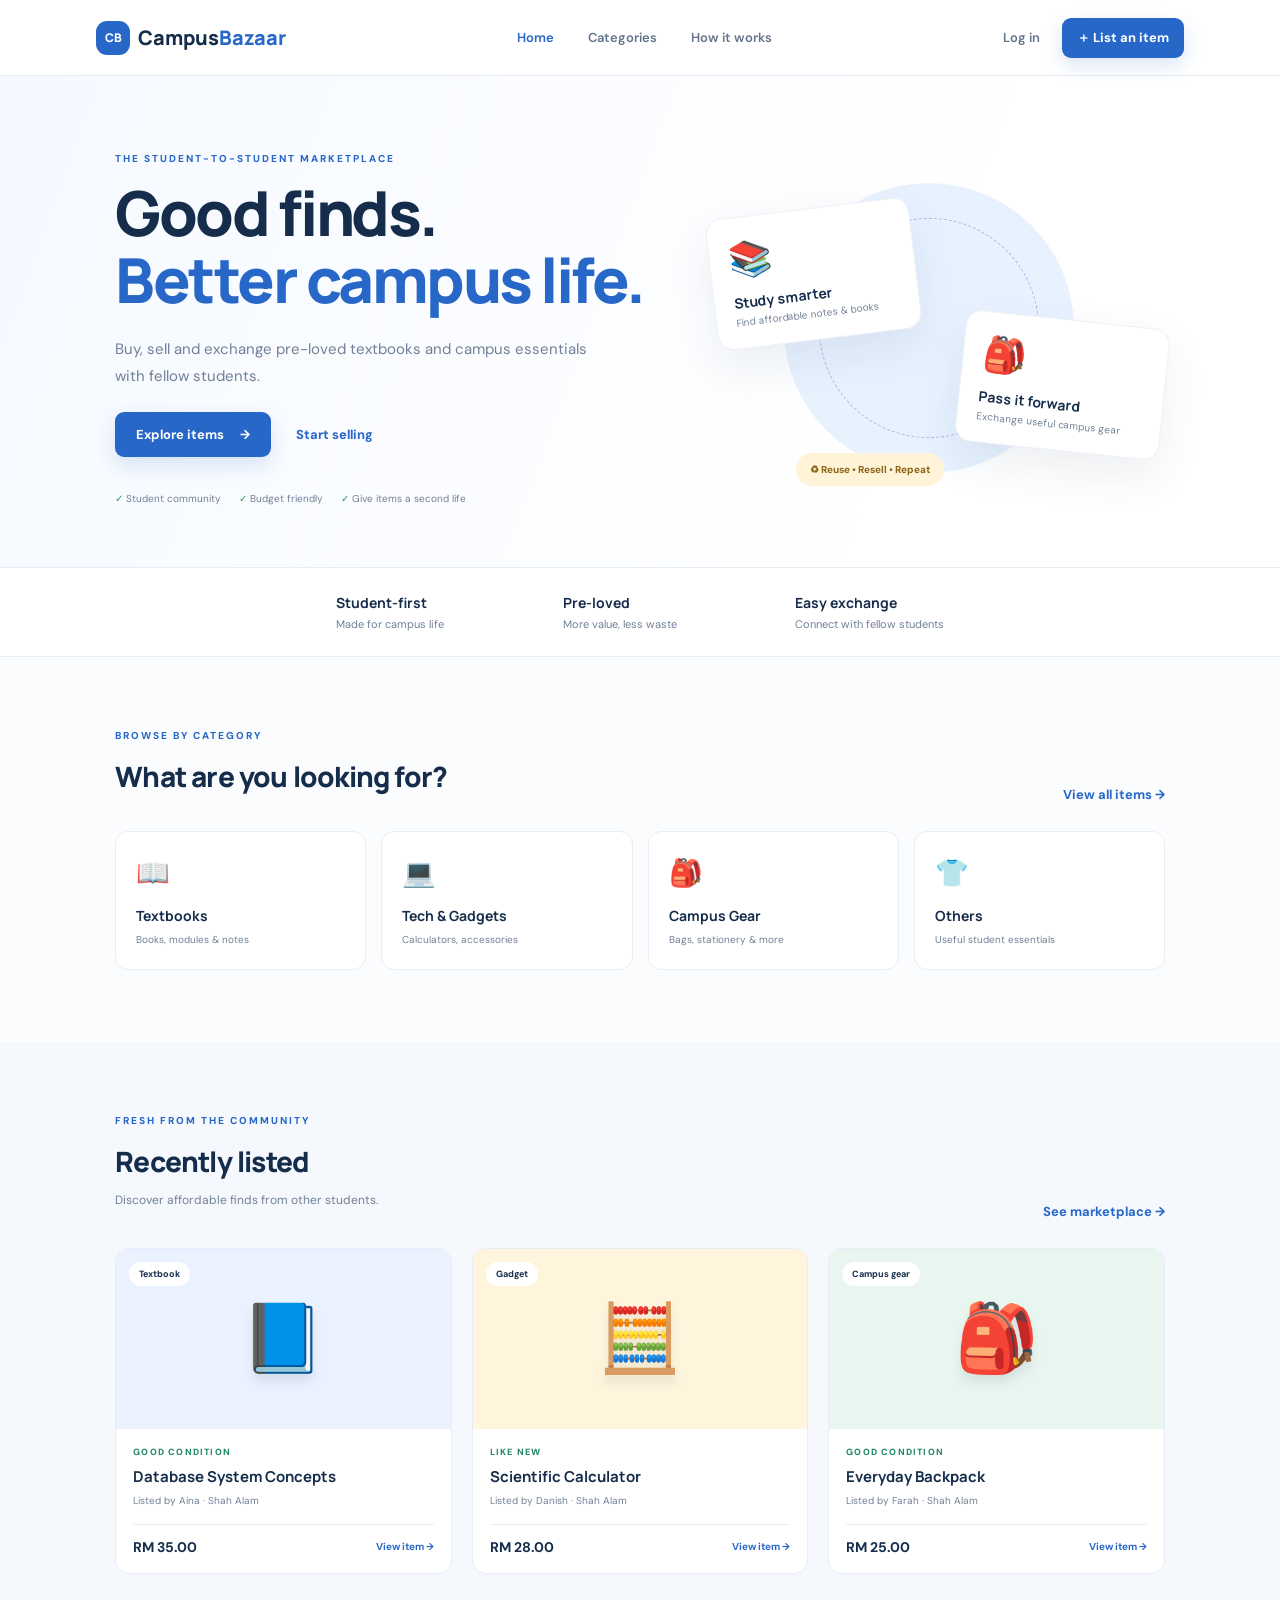
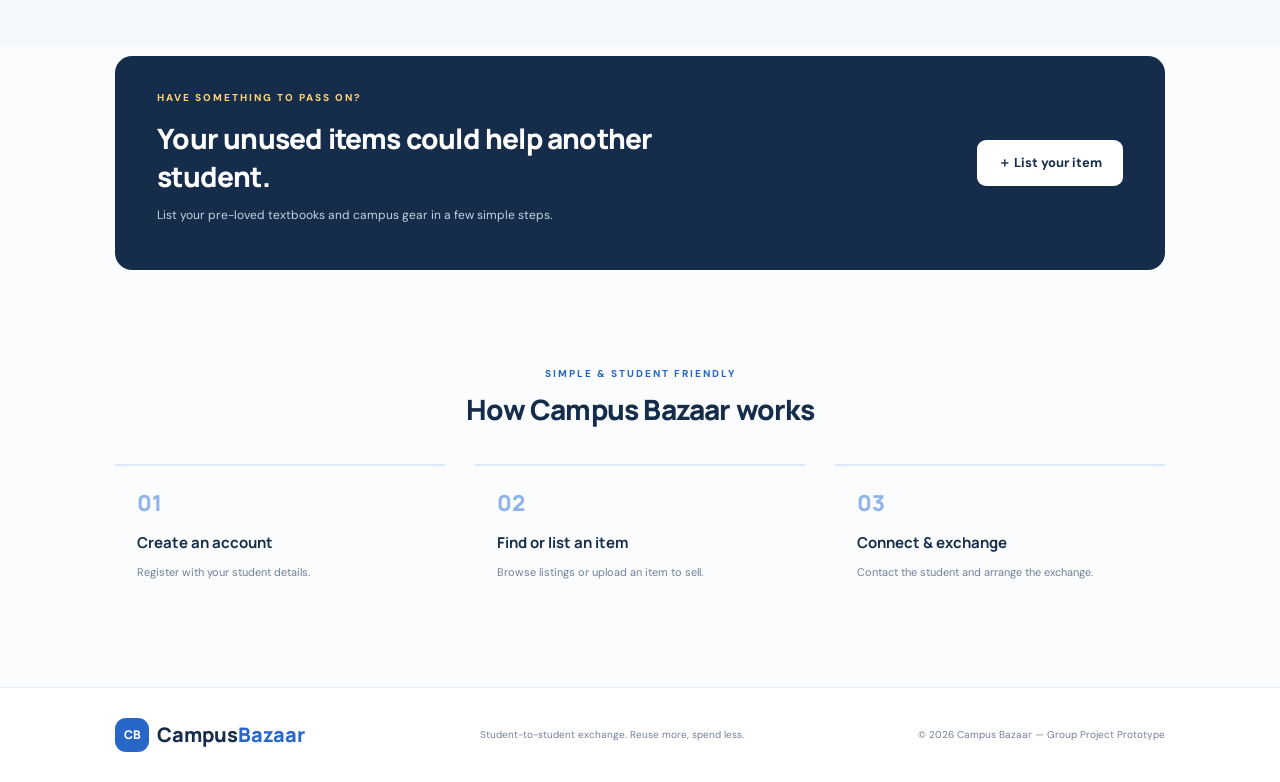
<file: index.html>
<!DOCTYPE html>
<html lang="en">
<head>
  <meta charset="UTF-8">
  <meta name="viewport" content="width=device-width, initial-scale=1.0">
  <title>Campus Bazaar | Pre-Loved Textbook & Gear Exchange</title>
  <link rel="stylesheet" href="css/style.css">
</head>
<body>
  <header class="topbar">
    <a class="brand" href="#"><span class="brand-mark">CB</span> Campus<span>Bazaar</span></a>
    <nav>
      <a class="active" href="#home">Home</a>
      <a href="#categories">Categories</a>
      <a href="#how">How it works</a>
    </nav>
    <div class="nav-actions">
      <a class="login" href="login.html">Log in</a>
      <a class="btn btn-small" href="sell.html">＋ List an item</a>
    </div>
  </header>

  <main>
    <section class="hero" id="home">
      <div class="hero-copy">
        <p class="eyebrow">THE STUDENT-TO-STUDENT MARKETPLACE</p>
        <h1>Good finds.<br><span>Better campus life.</span></h1>
        <p class="hero-text">Buy, sell and exchange pre-loved textbooks and campus essentials with fellow students.</p>
        <div class="hero-actions">
          <a class="btn" href="marketplace.html">Explore items <span>→</span></a>
          <a class="text-link" href="sell.html">Start selling</a>
        </div>
        <div class="trust-row"><span>✓ Student community</span><span>✓ Budget friendly</span><span>✓ Give items a second life</span></div>
      </div>
      <div class="hero-art">
        <div class="circle circle-one"></div><div class="circle circle-two"></div>
        <div class="hero-card card-book"><div class="book-icon">📚</div><b>Study smarter</b><small>Find affordable notes & books</small></div>
        <div class="hero-card card-bag"><div class="bag-icon">🎒</div><b>Pass it forward</b><small>Exchange useful campus gear</small></div>
        <div class="floating-tag">♻ Reuse • Resell • Repeat</div>
      </div>
    </section>

    <section class="stats">
      <div><strong>Student-first</strong><span>Made for campus life</span></div>
      <div><strong>Pre-loved</strong><span>More value, less waste</span></div>
      <div><strong>Easy exchange</strong><span>Connect with fellow students</span></div>
    </section>

    <section class="section" id="categories">
      <div class="section-heading"><div><p class="eyebrow">BROWSE BY CATEGORY</p><h2>What are you looking for?</h2></div><a class="text-link" href="marketplace.html">View all items →</a></div>
      <div class="category-grid">
        <a class="category" href="marketplace.html"><span>📖</span><b>Textbooks</b><small>Books, modules & notes</small></a>
        <a class="category" href="marketplace.html"><span>💻</span><b>Tech & Gadgets</b><small>Calculators, accessories</small></a>
        <a class="category" href="marketplace.html"><span>🎒</span><b>Campus Gear</b><small>Bags, stationery & more</small></a>
        <a class="category" href="marketplace.html"><span>👕</span><b>Others</b><small>Useful student essentials</small></a>
      </div>
    </section>

    <section class="section marketplace" id="marketplace">
      <div class="section-heading"><div><p class="eyebrow">FRESH FROM THE COMMUNITY</p><h2>Recently listed</h2><p class="muted">Discover affordable finds from other students.</p></div><a class="text-link" href="marketplace.html">See marketplace →</a></div>
      <div class="product-grid">
        <article class="product"><div class="product-image book-bg"><span class="pill">Textbook</span><span class="product-emoji">📘</span></div><div class="product-info"><p class="condition">GOOD CONDITION</p><h3>Database System Concepts</h3><p class="seller">Listed by Aina · Shah Alam</p><div class="product-bottom"><strong>RM 35.00</strong><a href="item.html">View item →</a></div></div></article>
        <article class="product"><div class="product-image calc-bg"><span class="pill">Gadget</span><span class="product-emoji">🧮</span></div><div class="product-info"><p class="condition">LIKE NEW</p><h3>Scientific Calculator</h3><p class="seller">Listed by Danish · Shah Alam</p><div class="product-bottom"><strong>RM 28.00</strong><a href="item.html">View item →</a></div></div></article>
        <article class="product"><div class="product-image bag-bg"><span class="pill">Campus gear</span><span class="product-emoji">🎒</span></div><div class="product-info"><p class="condition">GOOD CONDITION</p><h3>Everyday Backpack</h3><p class="seller">Listed by Farah · Shah Alam</p><div class="product-bottom"><strong>RM 25.00</strong><a href="item.html">View item →</a></div></div></article>
      </div>
    </section>

    <section class="sell-banner" id="sell"><div><p class="eyebrow">HAVE SOMETHING TO PASS ON?</p><h2>Your unused items could help another student.</h2><p>List your pre-loved textbooks and campus gear in a few simple steps.</p></div><a class="btn btn-light" href="login.html">＋ List your item</a></section>

    <section class="section how" id="how"><p class="eyebrow">SIMPLE & STUDENT FRIENDLY</p><h2>How Campus Bazaar works</h2><div class="steps"><div><span>01</span><h3>Create an account</h3><p>Register with your student details.</p></div><div><span>02</span><h3>Find or list an item</h3><p>Browse listings or upload an item to sell.</p></div><div><span>03</span><h3>Connect & exchange</h3><p>Contact the student and arrange the exchange.</p></div></div></section>
  </main>
  <footer><a class="brand" href="#"><span class="brand-mark">CB</span> Campus<span>Bazaar</span></a><p>Student-to-student exchange. Reuse more, spend less.</p><small>© 2026 Campus Bazaar — Group Project Prototype</small></footer>
</body>
</html>
</file>
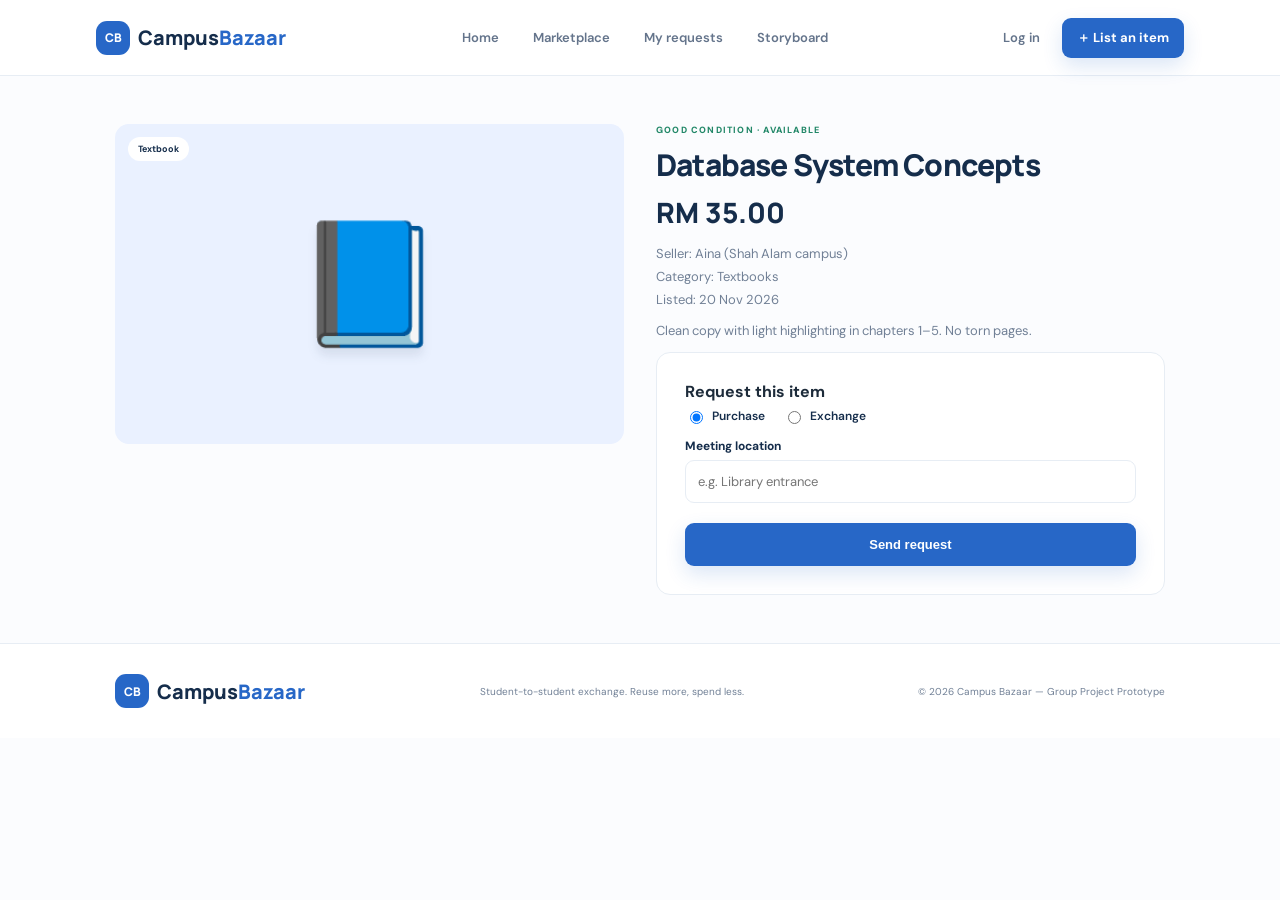
<file: item.html>
<!DOCTYPE html>
<html lang="en"><head><meta charset="UTF-8"><meta name="viewport" content="width=device-width, initial-scale=1.0"><title>Item details | Campus Bazaar</title><link rel="stylesheet" href="css/style.css"><link rel="stylesheet" href="css/pages.css"></head><body>
<header class="topbar"><a class="brand" href="index.html"><span class="brand-mark">CB</span> Campus<span>Bazaar</span></a>
<nav><a href="index.html">Home</a><a href="marketplace.html">Marketplace</a><a href="requests.html">My requests</a><a href="storyboard.html">Storyboard</a></nav>
<div class="nav-actions"><a class="login" href="login.html">Log in</a><a class="btn btn-small" href="sell.html">＋ List an item</a></div></header>
<main class="page">
<div class="detail">
<div class="product-image book-bg"><span class="pill">Textbook</span><span class="product-emoji" style="font-size:120px">📘</span></div>
<div><p class="condition">GOOD CONDITION · AVAILABLE</p><h1>Database System Concepts</h1>
<div class="price">RM 35.00</div>
<div class="facts"><span>Seller: Aina (Shah Alam campus)</span><span>Category: Textbooks</span><span>Listed: 20 Nov 2026</span></div>
<p class="muted">Clean copy with light highlighting in chapters 1–5. No torn pages.</p>
<form class="card" onsubmit="alert('Request sent. Status: PENDING');location='requests.html';return false">
<strong>Request this item</strong>
<div class="radio"><label><input type="radio" name="t" value="PURCHASE" checked> Purchase</label><label><input type="radio" name="t" value="EXCHANGE"> Exchange</label></div>
<div id="ex" hidden><label for="off">Item you offer</label><select id="off"><option>Scientific Calculator (my listing)</option><option>Desk Lamp (my listing)</option></select></div>
<label for="loc">Meeting location</label><input id="loc" placeholder="e.g. Library entrance" required>
<button class="btn" type="submit">Send request</button></form></div></div>
<script>document.querySelectorAll('[name=t]').forEach(r=>r.onchange=()=>document.getElementById('ex').hidden=r.value!=='EXCHANGE'||!r.checked)</script>
</main>
<footer><a class="brand" href="index.html"><span class="brand-mark">CB</span> Campus<span>Bazaar</span></a><p>Student-to-student exchange. Reuse more, spend less.</p><small>© 2026 Campus Bazaar — Group Project Prototype</small></footer>
</body></html>
</file>
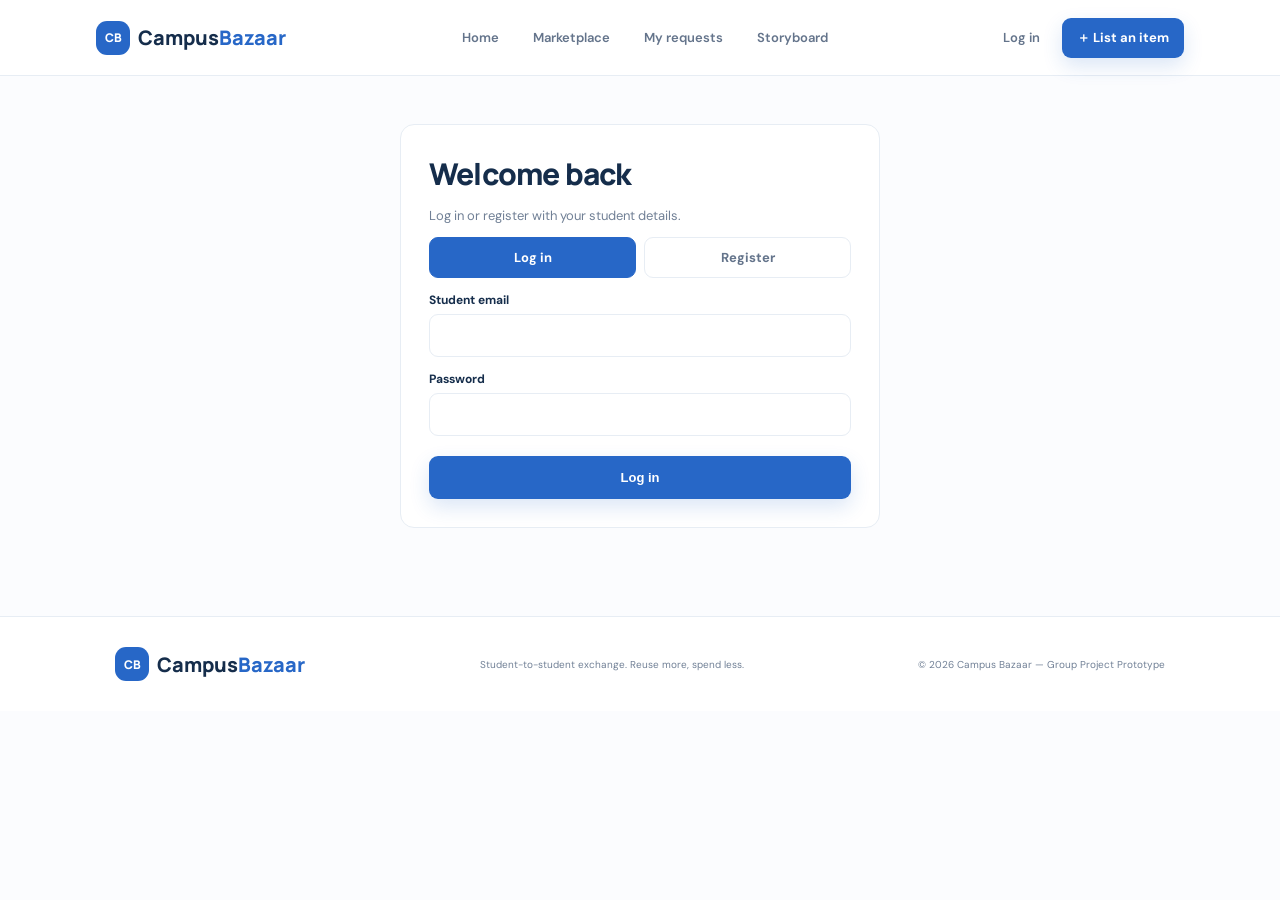
<file: login.html>
<!DOCTYPE html>
<html lang="en"><head><meta charset="UTF-8"><meta name="viewport" content="width=device-width, initial-scale=1.0"><title>Log in | Campus Bazaar</title><link rel="stylesheet" href="css/style.css"><link rel="stylesheet" href="css/pages.css"></head><body>
<header class="topbar"><a class="brand" href="index.html"><span class="brand-mark">CB</span> Campus<span>Bazaar</span></a>
<nav><a href="index.html">Home</a><a href="marketplace.html">Marketplace</a><a href="requests.html">My requests</a><a href="storyboard.html">Storyboard</a></nav>
<div class="nav-actions"><a class="login" href="login.html">Log in</a><a class="btn btn-small" href="sell.html">＋ List an item</a></div></header>
<main class="page">
<div class="narrow card">
<h1>Welcome back</h1><p class="muted">Log in or register with your student details.</p>
<div class="tabs"><button type="button" id="tl" class="on">Log in</button><button type="button" id="tr">Register</button></div>
<form id="fl" onsubmit="location='marketplace.html';return false">
<label for="e1">Student email</label><input id="e1" type="email" required>
<label for="p1">Password</label><input id="p1" type="password" required>
<button class="btn" type="submit">Log in</button></form>
<form id="fr" hidden onsubmit="alert('Account created (prototype).');location='marketplace.html';return false">
<label for="sid">Student ID</label><input id="sid" required maxlength="20">
<label for="fn">Full name</label><input id="fn" required maxlength="100">
<label for="e2">Student email</label><input id="e2" type="email" required>
<label for="ph">Phone</label><input id="ph" type="tel">
<label for="cp">Campus</label><input id="cp" required value="Shah Alam">
<label for="p2">Password</label><input id="p2" type="password" required minlength="8">
<button class="btn" type="submit">Create account</button></form></div>
<script>
const tl=document.getElementById('tl'),tr=document.getElementById('tr'),fl=document.getElementById('fl'),fr=document.getElementById('fr');
function show(l){fl.hidden=!l;fr.hidden=l;tl.classList.toggle('on',l);tr.classList.toggle('on',!l)}
tl.onclick=()=>show(true);tr.onclick=()=>show(false);
</script>
</main>
<footer><a class="brand" href="index.html"><span class="brand-mark">CB</span> Campus<span>Bazaar</span></a><p>Student-to-student exchange. Reuse more, spend less.</p><small>© 2026 Campus Bazaar — Group Project Prototype</small></footer>
</body></html>
</file>
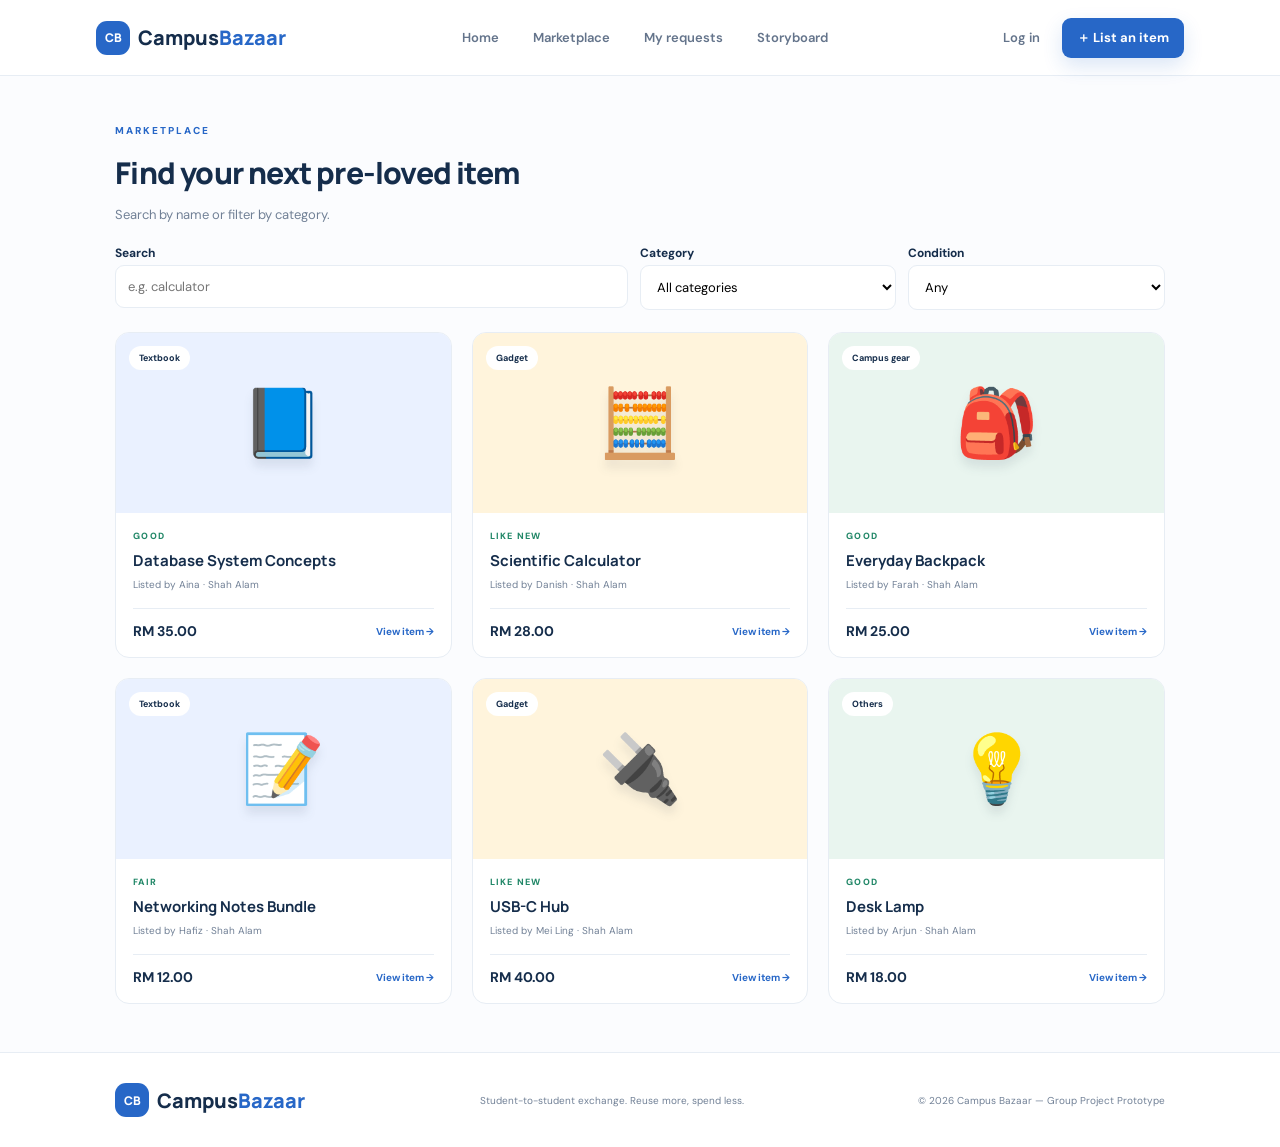
<file: marketplace.html>
<!DOCTYPE html>
<html lang="en"><head><meta charset="UTF-8"><meta name="viewport" content="width=device-width, initial-scale=1.0"><title>Marketplace | Campus Bazaar</title><link rel="stylesheet" href="css/style.css"><link rel="stylesheet" href="css/pages.css"></head><body>
<header class="topbar"><a class="brand" href="index.html"><span class="brand-mark">CB</span> Campus<span>Bazaar</span></a>
<nav><a href="index.html">Home</a><a href="marketplace.html">Marketplace</a><a href="requests.html">My requests</a><a href="storyboard.html">Storyboard</a></nav>
<div class="nav-actions"><a class="login" href="login.html">Log in</a><a class="btn btn-small" href="sell.html">＋ List an item</a></div></header>
<main class="page">
<p class="eyebrow">MARKETPLACE</p><h1>Find your next pre-loved item</h1><p class="muted">Search by name or filter by category.</p>
<div class="filters">
<div><label for="q">Search</label><input id="q" type="search" placeholder="e.g. calculator"></div>
<div><label for="cat">Category</label><select id="cat"><option value="">All categories</option><option>Textbook</option><option>Gadget</option><option>Campus gear</option><option>Others</option></select></div>
<div><label for="cond">Condition</label><select id="cond"><option value="">Any</option><option>NEW</option><option>LIKE NEW</option><option>GOOD</option><option>FAIR</option></select></div></div>
<div class="product-grid" id="grid"></div><p class="empty" id="none">No items match your search. Try another keyword or category.</p>
<script>
const items=[["Database System Concepts","Textbook","GOOD",35,"📘","book-bg","Aina"],["Scientific Calculator","Gadget","LIKE NEW",28,"🧮","calc-bg","Danish"],["Everyday Backpack","Campus gear","GOOD",25,"🎒","bag-bg","Farah"],["Networking Notes Bundle","Textbook","FAIR",12,"📝","book-bg","Hafiz"],["USB-C Hub","Gadget","LIKE NEW",40,"🔌","calc-bg","Mei Ling"],["Desk Lamp","Others","GOOD",18,"💡","bag-bg","Arjun"]];
const g=document.getElementById('grid'),q=document.getElementById('q'),c=document.getElementById('cat'),d=document.getElementById('cond');
function draw(){const t=q.value.toLowerCase();g.innerHTML='';let n=0;
items.filter(i=>i[0].toLowerCase().includes(t)&&(!c.value||i[1]===c.value)&&(!d.value||i[2]===d.value)).forEach(i=>{n++;
g.insertAdjacentHTML('beforeend',`<article class="product"><div class="product-image ${i[5]}"><span class="pill">${i[1]}</span><span class="product-emoji">${i[4]}</span></div><div class="product-info"><p class="condition">${i[2]}</p><h3>${i[0]}</h3><p class="seller">Listed by ${i[6]} · Shah Alam</p><div class="product-bottom"><strong>RM ${i[3].toFixed(2)}</strong><a href="item.html">View item →</a></div></div></article>`)});
document.getElementById('none').style.display=n?'none':'block'}
[q,c,d].forEach(e=>e.addEventListener('input',draw));draw();
</script>
</main>
<footer><a class="brand" href="index.html"><span class="brand-mark">CB</span> Campus<span>Bazaar</span></a><p>Student-to-student exchange. Reuse more, spend less.</p><small>© 2026 Campus Bazaar — Group Project Prototype</small></footer>
</body></html>
</file>
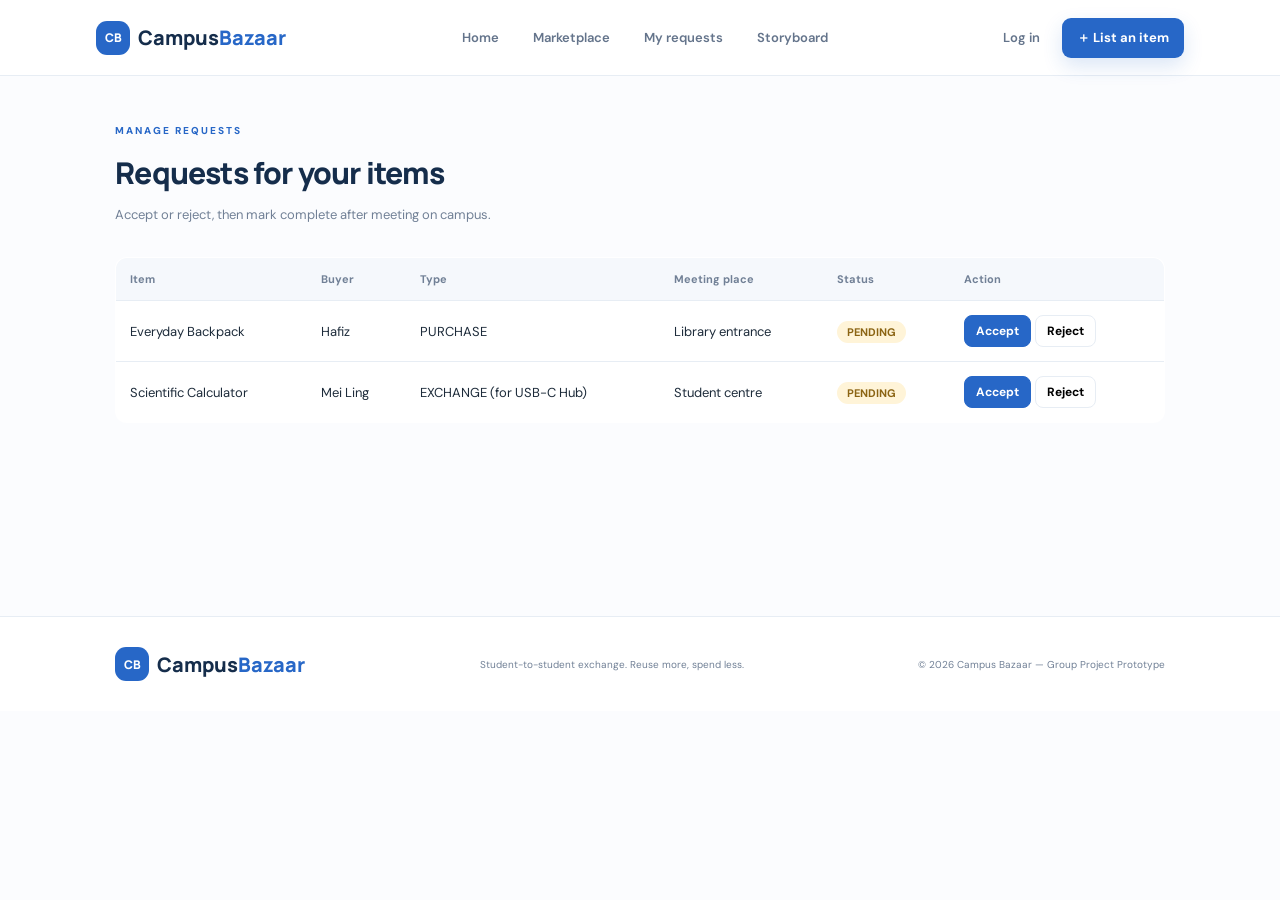
<file: requests.html>
<!DOCTYPE html>
<html lang="en"><head><meta charset="UTF-8"><meta name="viewport" content="width=device-width, initial-scale=1.0"><title>My requests | Campus Bazaar</title><link rel="stylesheet" href="css/style.css"><link rel="stylesheet" href="css/pages.css"></head><body>
<header class="topbar"><a class="brand" href="index.html"><span class="brand-mark">CB</span> Campus<span>Bazaar</span></a>
<nav><a href="index.html">Home</a><a href="marketplace.html">Marketplace</a><a href="requests.html">My requests</a><a href="storyboard.html">Storyboard</a></nav>
<div class="nav-actions"><a class="login" href="login.html">Log in</a><a class="btn btn-small" href="sell.html">＋ List an item</a></div></header>
<main class="page">
<p class="eyebrow">MANAGE REQUESTS</p><h1>Requests for your items</h1><p class="muted">Accept or reject, then mark complete after meeting on campus.</p><br>
<div class="wrap"><table><thead><tr><th>Item</th><th>Buyer</th><th>Type</th><th>Meeting place</th><th>Status</th><th>Action</th></tr></thead><tbody>
<tr><td>Everyday Backpack</td><td>Hafiz</td><td>PURCHASE</td><td>Library entrance</td><td><span class="status">PENDING</span></td><td></td></tr>
<tr><td>Scientific Calculator</td><td>Mei Ling</td><td>EXCHANGE (for USB-C Hub)</td><td>Student centre</td><td><span class="status">PENDING</span></td><td></td></tr>
</tbody></table></div>
<script>
document.querySelectorAll('tbody tr').forEach(tr=>{const s=tr.querySelector('.status'),a=tr.lastElementChild;
function pending(){a.innerHTML='<button class="mini go">Accept</button><button class="mini">Reject</button>';a.children[0].onclick=()=>set('ACCEPTED','ok');a.children[1].onclick=()=>set('REJECTED','no')}
function set(t,k){s.textContent=t;s.className='status '+k;a.innerHTML='';if(t==='ACCEPTED'){a.innerHTML='<button class="mini go">Mark completed</button>';a.firstChild.onclick=()=>set('COMPLETED','ok')}}
pending()});
</script>
</main>
<footer><a class="brand" href="index.html"><span class="brand-mark">CB</span> Campus<span>Bazaar</span></a><p>Student-to-student exchange. Reuse more, spend less.</p><small>© 2026 Campus Bazaar — Group Project Prototype</small></footer>
</body></html>
</file>
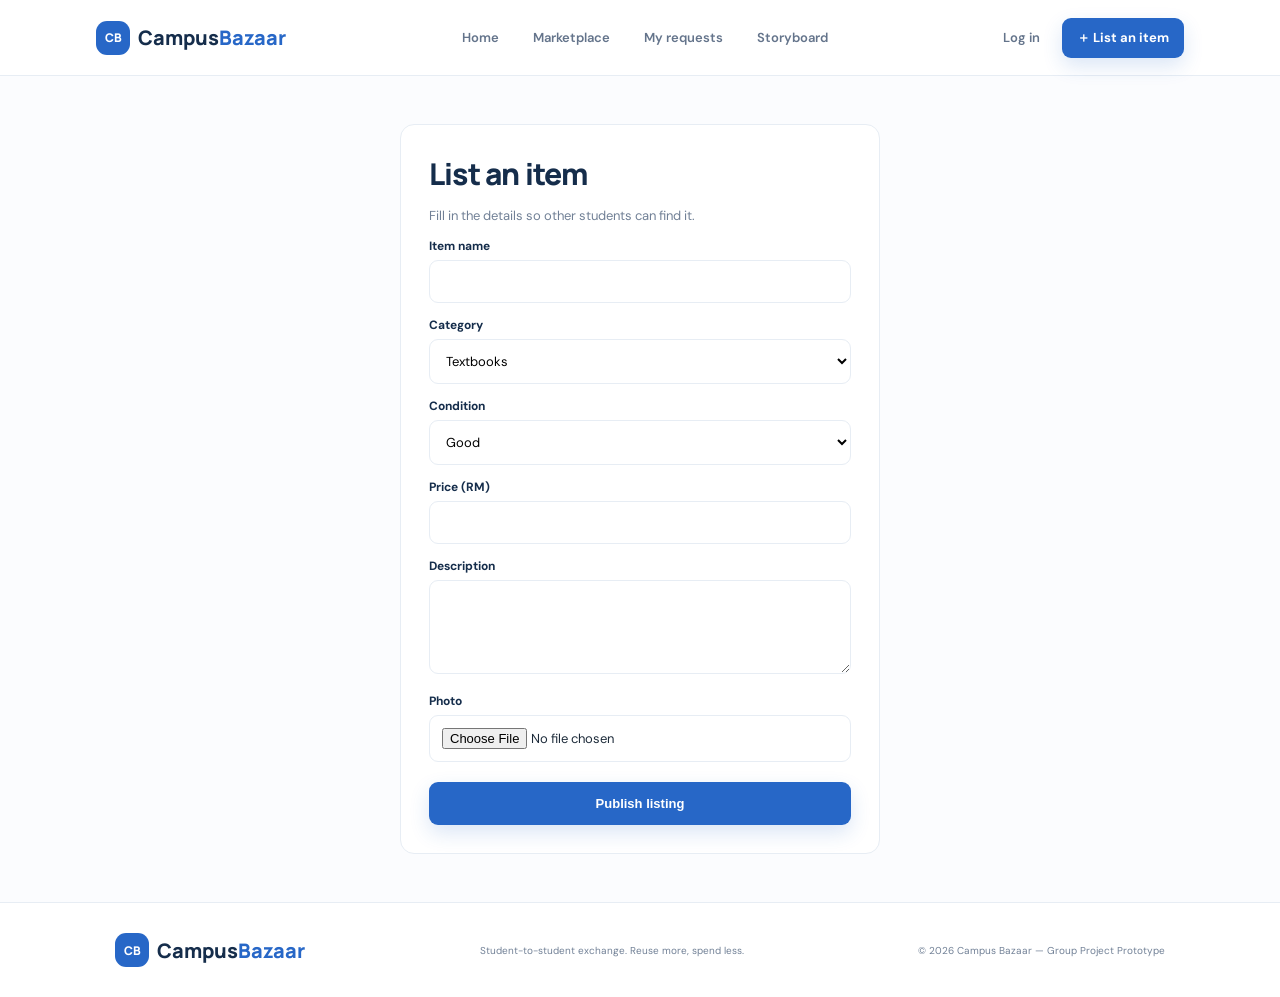
<file: sell.html>
<!DOCTYPE html>
<html lang="en"><head><meta charset="UTF-8"><meta name="viewport" content="width=device-width, initial-scale=1.0"><title>List an item | Campus Bazaar</title><link rel="stylesheet" href="css/style.css"><link rel="stylesheet" href="css/pages.css"></head><body>
<header class="topbar"><a class="brand" href="index.html"><span class="brand-mark">CB</span> Campus<span>Bazaar</span></a>
<nav><a href="index.html">Home</a><a href="marketplace.html">Marketplace</a><a href="requests.html">My requests</a><a href="storyboard.html">Storyboard</a></nav>
<div class="nav-actions"><a class="login" href="login.html">Log in</a><a class="btn btn-small" href="sell.html">＋ List an item</a></div></header>
<main class="page">
<div class="narrow card"><h1>List an item</h1><p class="muted">Fill in the details so other students can find it.</p>
<form onsubmit="alert('Listing saved (prototype).');location='marketplace.html';return false">
<label for="n">Item name</label><input id="n" required maxlength="120">
<label for="c">Category</label><select id="c"><option>Textbooks</option><option>Tech &amp; Gadgets</option><option>Campus Gear</option><option>Others</option></select>
<label for="co">Condition</label><select id="co"><option value="NEW">New</option><option value="LIKE_NEW">Like new</option><option value="GOOD" selected>Good</option><option value="FAIR">Fair</option></select>
<label for="pr">Price (RM)</label><input id="pr" type="number" min="0" step="0.01" required>
<label for="de">Description</label><textarea id="de" rows="4"></textarea>
<label for="im">Photo</label><input id="im" type="file" accept="image/*">
<button class="btn" type="submit">Publish listing</button></form></div>
</main>
<footer><a class="brand" href="index.html"><span class="brand-mark">CB</span> Campus<span>Bazaar</span></a><p>Student-to-student exchange. Reuse more, spend less.</p><small>© 2026 Campus Bazaar — Group Project Prototype</small></footer>
</body></html>
</file>
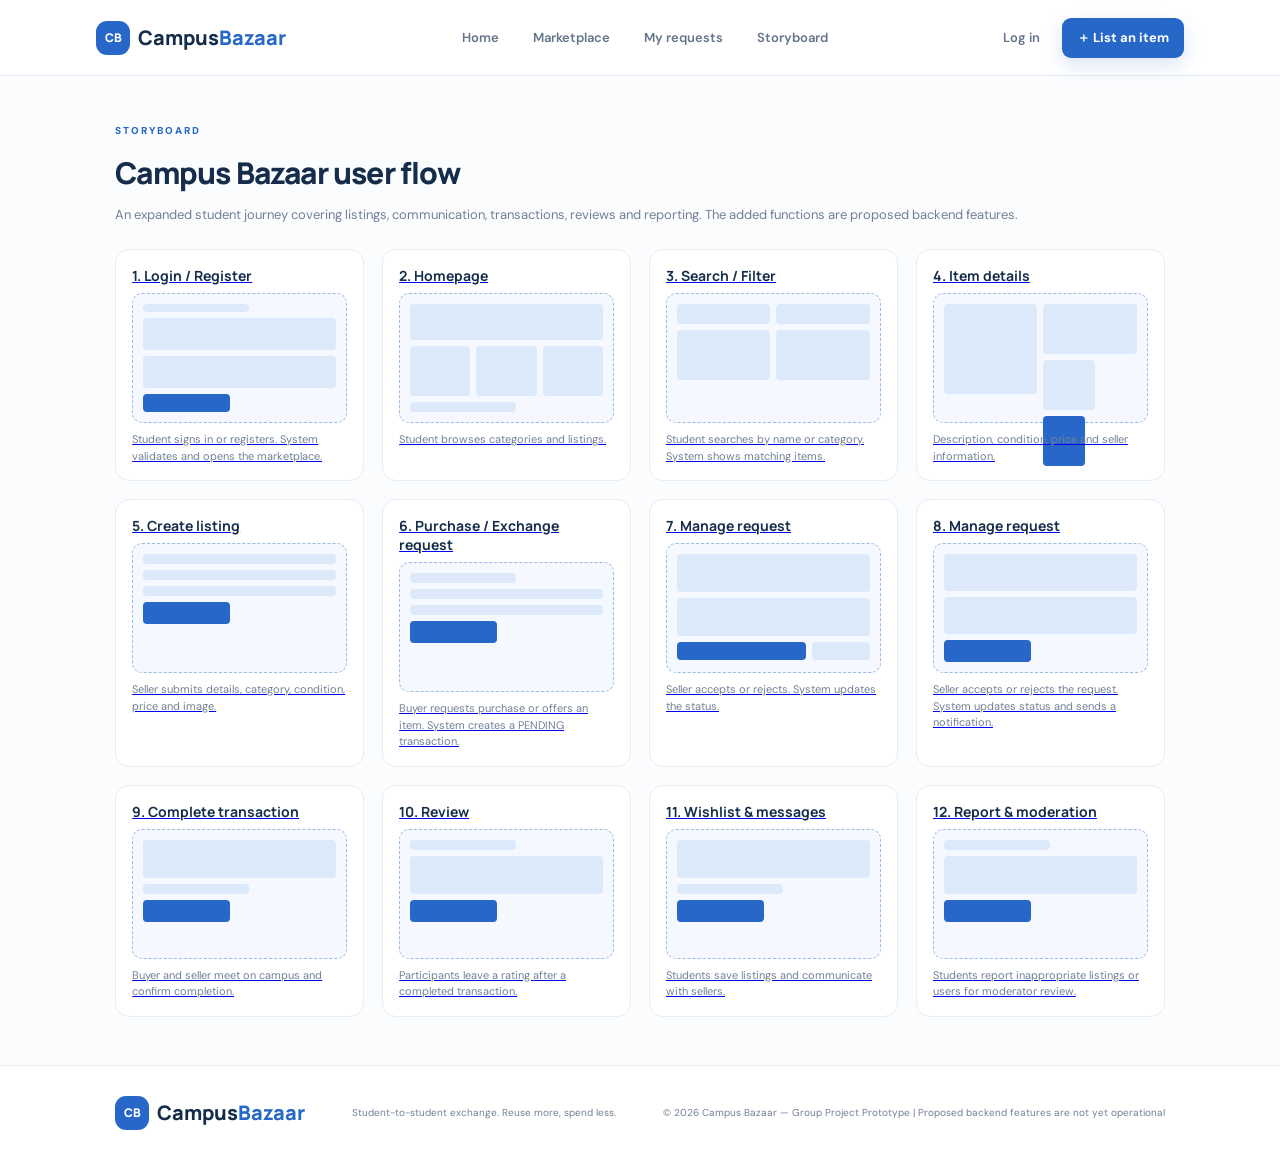
<file: storyboard.html>
<!DOCTYPE html>
<html lang="en"><head><meta charset="UTF-8"><meta name="viewport" content="width=device-width, initial-scale=1.0"><title>Storyboard | Campus Bazaar</title><link rel="stylesheet" href="css/style.css"><link rel="stylesheet" href="css/pages.css"></head><body>
<header class="topbar"><a class="brand" href="index.html"><span class="brand-mark">CB</span> Campus<span>Bazaar</span></a>
<nav><a href="index.html">Home</a><a href="marketplace.html">Marketplace</a><a href="requests.html">My requests</a><a href="storyboard.html">Storyboard</a></nav>
<div class="nav-actions"><a class="login" href="login.html">Log in</a><a class="btn btn-small" href="sell.html">＋ List an item</a></div></header>
<main class="page">
<p class="eyebrow">STORYBOARD</p><h1>Campus Bazaar user flow</h1><p class="muted">An expanded student journey covering listings, communication, transactions, reviews and reporting. The added functions are proposed backend features.</p>
<div class="board">
<a class="scene" href="login.html"><h3>1. Login / Register</h3><div class="wire"><i class="s"></i><i class="g"></i><i class="g"></i><i class="b"></i></div><p>Student signs in or registers. System validates and opens the marketplace.</p></a>
<a class="scene" href="index.html"><h3>2. Homepage</h3><div class="wire"><i class="g"></i><div class="row"><i></i><i></i><i></i></div><i class="s"></i></div><p>Student browses categories and listings.</p></a>
<a class="scene" href="marketplace.html"><h3>3. Search / Filter</h3><div class="wire"><div class="row" style="gap:6px"><i style="height:20px"></i><i style="height:20px"></i></div><div class="row"><i></i><i></i></div></div><p>Student searches by name or category. System shows matching items.</p></a>
<a class="scene" href="item.html"><h3>4. Item details</h3><div class="wire"><div class="row"><i style="height:90px"></i><div style="flex:1;display:grid;gap:6px"><i></i><i class="s"></i><i class="b"></i></div></div></div><p>Description, condition, price and seller information.</p></a>
<a class="scene" href="sell.html"><h3>5. Create listing</h3><div class="wire"><i></i><i></i><i></i><i class="b"></i></div><p>Seller submits details, category, condition, price and image.</p></a>
<a class="scene" href="item.html"><h3>6. Purchase / Exchange request</h3><div class="wire"><i class="s"></i><i></i><i></i><i class="b"></i></div><p>Buyer requests purchase or offers an item. System creates a PENDING transaction.</p></a>
<a class="scene" href="requests.html"><h3>7. Manage request</h3><div class="wire"><i class="g"></i><i class="g"></i><div class="row" style="gap:6px"><i class="b" style="height:18px;width:30%"></i><i style="height:18px;flex:none;width:30%"></i></div></div><p>Seller accepts or rejects. System updates the status.</p></a>
<a class="scene" href="requests.html"><h3>8. Manage request</h3><div class="wire"><i class="g"></i><i class="g"></i><i class="b"></i></div><p>Seller accepts or rejects the request. System updates status and sends a notification.</p></a>
<a class="scene" href="requests.html"><h3>9. Complete transaction</h3><div class="wire"><i class="g"></i><i class="s"></i><i class="b"></i></div><p>Buyer and seller meet on campus and confirm completion.</p></a>
<a class="scene" href="requests.html"><h3>10. Review</h3><div class="wire"><i class="s"></i><i class="g"></i><i class="b"></i></div><p>Participants leave a rating after a completed transaction.</p></a>
<a class="scene" href="marketplace.html"><h3>11. Wishlist & messages</h3><div class="wire"><i class="g"></i><i class="s"></i><i class="b"></i></div><p>Students save listings and communicate with sellers.</p></a>
<a class="scene" href="requests.html"><h3>12. Report & moderation</h3><div class="wire"><i class="s"></i><i class="g"></i><i class="b"></i></div><p>Students report inappropriate listings or users for moderator review.</p></a>
</div>
</main>
<footer><a class="brand" href="index.html"><span class="brand-mark">CB</span> Campus<span>Bazaar</span></a><p>Student-to-student exchange. Reuse more, spend less.</p><small>© 2026 Campus Bazaar — Group Project Prototype | Proposed backend features are not yet operational</small></footer>
</body></html>
</file>
<file: css/style.css>
@import url('https://fonts.googleapis.com/css2?family=DM+Sans:wght@400;500;600;700;800&family=Manrope:wght@400;500;600;700;800&display=swap');
:root{--navy:#152d4b;--blue:#2767c7;--sky:#eaf3ff;--yellow:#ffc857;--ink:#1d2b3a;--muted:#718096;--line:#e7edf4;--bg:#fbfcfe}
*{box-sizing:border-box}html{scroll-behavior:smooth}body{margin:0;background:var(--bg);color:var(--ink);font-family:'DM Sans',sans-serif}.topbar{height:76px;padding:0 7.5%;display:flex;align-items:center;justify-content:space-between;background:#fff;border-bottom:1px solid var(--line);position:sticky;top:0;z-index:5}.brand{font-family:Manrope,sans-serif;font-size:20px;font-weight:800;color:var(--navy);text-decoration:none;display:flex;align-items:center;gap:8px}.brand>span:last-child{color:var(--blue);margin-left:-8px}.brand-mark{display:grid;place-items:center;width:34px;height:34px;border-radius:11px;background:var(--blue);color:white;font-size:12px}.topbar nav{display:flex;gap:34px}.topbar nav a,.login{color:#64748b;text-decoration:none;font-size:13px;font-weight:600}.topbar nav a.active,.topbar nav a:hover{color:var(--blue)}.nav-actions{display:flex;align-items:center;gap:22px}.btn{display:inline-flex;align-items:center;gap:16px;background:var(--blue);color:#fff;text-decoration:none;padding:14px 21px;border-radius:9px;font-weight:700;font-size:13px;box-shadow:0 8px 20px #2767c72a}.btn-small{padding:11px 15px}.hero{padding:76px 9% 62px;display:grid;grid-template-columns:1.1fr .9fr;align-items:center;min-height:480px;background:linear-gradient(110deg,#f5f9ff,#fff 70%);overflow:hidden}.eyebrow{font-size:10px;letter-spacing:2px;font-weight:800;color:var(--blue);margin:0 0 15px}.hero h1{font:800 clamp(42px,5vw,62px)/1.08 Manrope,sans-serif;letter-spacing:-2.5px;color:var(--navy);margin:0}.hero h1 span{color:var(--blue)}.hero-text{max-width:480px;color:var(--muted);line-height:1.8;font-size:15px;margin:22px 0}.hero-actions{display:flex;align-items:center;gap:25px}.text-link{color:var(--blue);font-size:13px;font-weight:700;text-decoration:none}.trust-row{display:flex;gap:18px;flex-wrap:wrap;margin-top:35px;color:#718096;font-size:10px}.trust-row span:first-letter{color:#1d9b70}.hero-art{height:330px;position:relative;display:grid;place-items:center}.circle{position:absolute;border-radius:50%}.circle-one{width:290px;height:290px;background:#e8f2ff}.circle-two{width:220px;height:220px;border:1px dashed #9bbce8}.hero-card{position:absolute;background:white;border:1px solid #edf1f6;border-radius:16px;padding:19px;box-shadow:0 18px 45px #193b6415;width:205px;display:flex;flex-direction:column}.hero-card b{font:700 14px Manrope;color:var(--navy);margin:10px 0 4px}.hero-card small{color:var(--muted);font-size:10px}.book-icon,.bag-icon{font-size:35px}.card-book{left:4%;top:45px;transform:rotate(-7deg)}.card-bag{right:0;bottom:42px;transform:rotate(6deg)}.floating-tag{position:absolute;bottom:7px;left:22%;background:#fff4d8;color:#8b6413;padding:10px 14px;border-radius:20px;font-size:10px;font-weight:700}.stats{display:flex;justify-content:center;gap:11%;padding:25px 8%;background:#fff;border-top:1px solid var(--line);border-bottom:1px solid var(--line)}.stats div{display:flex;flex-direction:column;gap:5px}.stats strong{font:700 14px Manrope;color:var(--navy)}.stats span{font-size:11px;color:var(--muted)}.section{padding:72px 9%}.section-heading{display:flex;justify-content:space-between;align-items:end;margin-bottom:28px}.section h2,.sell-banner h2{font:800 28px Manrope;color:var(--navy);letter-spacing:-.8px;margin:0 0 8px}.muted,.section-heading p:not(.eyebrow){font-size:12px;color:var(--muted)}.category-grid{display:grid;grid-template-columns:repeat(4,1fr);gap:15px}.category{padding:23px 20px;background:#fff;border:1px solid var(--line);border-radius:13px;text-decoration:none;display:flex;flex-direction:column;gap:8px;transition:.2s}.category:hover,.product:hover{transform:translateY(-3px);box-shadow:0 12px 28px #18385c10}.category span{font-size:27px;margin-bottom:8px}.category b{font:700 14px Manrope;color:var(--navy)}.category small{font-size:10px;color:var(--muted)}.marketplace{background:#f5f8fc}.product-grid{display:grid;grid-template-columns:repeat(3,1fr);gap:20px}.product{background:#fff;border:1px solid var(--line);border-radius:14px;overflow:hidden;transition:.2s}.product-image{height:180px;display:grid;place-items:center;position:relative}.book-bg{background:#eaf1ff}.calc-bg{background:#fff4dc}.bag-bg{background:#e9f5ef}.product-emoji{font-size:67px;filter:drop-shadow(0 8px 5px #24364b18)}.pill{position:absolute;top:13px;left:13px;background:#fff;border-radius:20px;padding:6px 10px;font-size:9px;color:var(--navy);font-weight:700}.product-info{padding:17px}.condition{font-size:9px;letter-spacing:1.2px;color:#218767;font-weight:800;margin:0 0 8px}.product h3{font:700 15px Manrope;color:var(--navy);margin:0 0 7px}.seller{font-size:10px;color:var(--muted);margin:0 0 17px}.product-bottom{display:flex;justify-content:space-between;align-items:center;border-top:1px solid var(--line);padding-top:13px}.product-bottom strong{font-size:14px;color:var(--navy)}.product-bottom a{font-size:10px;color:var(--blue);font-weight:700;text-decoration:none}.sell-banner{margin:10px 9% 25px;padding:35px 42px;border-radius:17px;background:var(--navy);color:white;display:flex;justify-content:space-between;align-items:center;gap:25px}.sell-banner .eyebrow{color:#ffd36f}.sell-banner h2{color:#fff;max-width:500px}.sell-banner p:not(.eyebrow){color:#c5d1df;font-size:12px}.btn-light{background:#fff;color:var(--navy);white-space:nowrap;box-shadow:none}.how{text-align:center}.how .eyebrow{margin-bottom:10px}.steps{display:grid;grid-template-columns:repeat(3,1fr);gap:30px;text-align:left;margin-top:36px}.steps div{padding:22px;border-top:2px solid #dce9fa}.steps span{font:800 22px Manrope;color:#8eb4e9}.steps h3{font:700 15px Manrope;color:var(--navy);margin:14px 0 7px}.steps p{font-size:11px;color:var(--muted);line-height:1.6}footer{padding:30px 9%;background:#fff;border-top:1px solid var(--line);display:flex;align-items:center;justify-content:space-between;gap:15px}footer p,footer small{font-size:10px;color:var(--muted)}
@media(max-width:800px){.topbar{padding:0 5%}.topbar nav{display:none}.hero{grid-template-columns:1fr;padding:55px 7% 20px}.hero-art{height:280px}.stats{gap:25px;flex-wrap:wrap}.section{padding:55px 7%}.category-grid{grid-template-columns:repeat(2,1fr)}.product-grid{grid-template-columns:1fr 1fr}.sell-banner{margin:0 7% 20px;padding:28px;align-items:flex-start;flex-direction:column}.steps{gap:12px}}@media(max-width:520px){.nav-actions .login{display:none}.hero h1{font-size:43px}.product-grid{grid-template-columns:1fr}.section-heading{align-items:flex-start;gap:12px;flex-direction:column}.stats{justify-content:flex-start}.steps{grid-template-columns:1fr}footer{align-items:flex-start;flex-direction:column}}
</file>
<file: css/pages.css>
.page{padding:48px 9%;min-height:60vh}.narrow{max-width:480px;margin:0 auto}.card{background:#fff;border:1px solid var(--line);border-radius:14px;padding:28px}
.page h1{font:800 30px Manrope;color:var(--navy);letter-spacing:-.8px;margin:0 0 8px}.page .muted{font-size:13px}
label{display:block;font-size:12px;font-weight:700;color:var(--navy);margin:14px 0 6px}
input,select,textarea{width:100%;padding:12px;border:1px solid var(--line);border-radius:9px;font:inherit;font-size:13px;background:#fff}
input:focus,select:focus,textarea:focus,button:focus-visible{outline:2px solid var(--blue);outline-offset:1px}
button.btn{border:0;cursor:pointer;margin-top:20px;width:100%;justify-content:center}
.tabs{display:flex;gap:8px;margin-bottom:6px}.tabs button{flex:1;padding:11px;border:1px solid var(--line);background:#fff;border-radius:9px;font:700 13px 'DM Sans';cursor:pointer;color:#64748b}.tabs button.on{background:var(--blue);color:#fff;border-color:var(--blue)}
.filters{display:grid;grid-template-columns:2fr 1fr 1fr;gap:12px;margin:22px 0}.filters label{margin:0 0 4px}
.detail{display:grid;grid-template-columns:1fr 1fr;gap:32px;align-items:start}.detail .product-image{height:320px;border-radius:14px}
.facts{display:grid;gap:6px;font-size:13px;color:var(--muted);margin:14px 0}.price{font:800 28px Manrope;color:var(--navy)}
.radio{display:flex;gap:18px;margin-top:6px}.radio label{display:flex;gap:6px;align-items:center;margin:0;font-weight:600}.radio input{width:auto}
table{width:100%;border-collapse:collapse;font-size:13px;background:#fff;border:1px solid var(--line);border-radius:12px;overflow:hidden}th,td{padding:14px;border-bottom:1px solid var(--line);text-align:left}th{font-size:11px;color:var(--muted);background:#f5f8fc}
.status{padding:4px 10px;border-radius:20px;font-size:11px;font-weight:700;background:#fff4d8;color:#8b6413}.status.ok{background:#e9f5ef;color:#218767}.status.no{background:#fde8e8;color:#b42318}
.mini{border:1px solid var(--line);background:#fff;border-radius:8px;padding:7px 11px;font:700 12px 'DM Sans';cursor:pointer;margin-right:4px}.mini.go{background:var(--blue);color:#fff;border-color:var(--blue)}
.wrap{overflow-x:auto}.empty{display:none;padding:30px;text-align:center;color:var(--muted)}
.board{display:grid;grid-template-columns:repeat(4,1fr);gap:18px;margin-top:26px}.scene{background:#fff;border:1px solid var(--line);border-radius:14px;padding:16px;display:flex;flex-direction:column;gap:8px}
.scene h3{font:700 14px Manrope;color:var(--navy);margin:0}.scene p{font-size:11px;color:var(--muted);margin:0;line-height:1.5}.wire{height:130px;border:1px dashed #9bbce8;border-radius:10px;background:#f5f9ff;padding:10px;display:flex;flex-direction:column;gap:6px}
.wire i{display:block;height:10px;background:#dce9fa;border-radius:4px}.wire i.s{width:55%}.wire i.b{height:22px;background:var(--blue);width:45%}.wire i.g{height:38px}.wire .row{display:flex;gap:6px}.wire .row i{flex:1;height:50px}
@media(max-width:800px){.detail,.filters{grid-template-columns:1fr}.board{grid-template-columns:1fr 1fr}.page{padding:36px 6%}}@media(max-width:520px){.board{grid-template-columns:1fr}}
</file>
